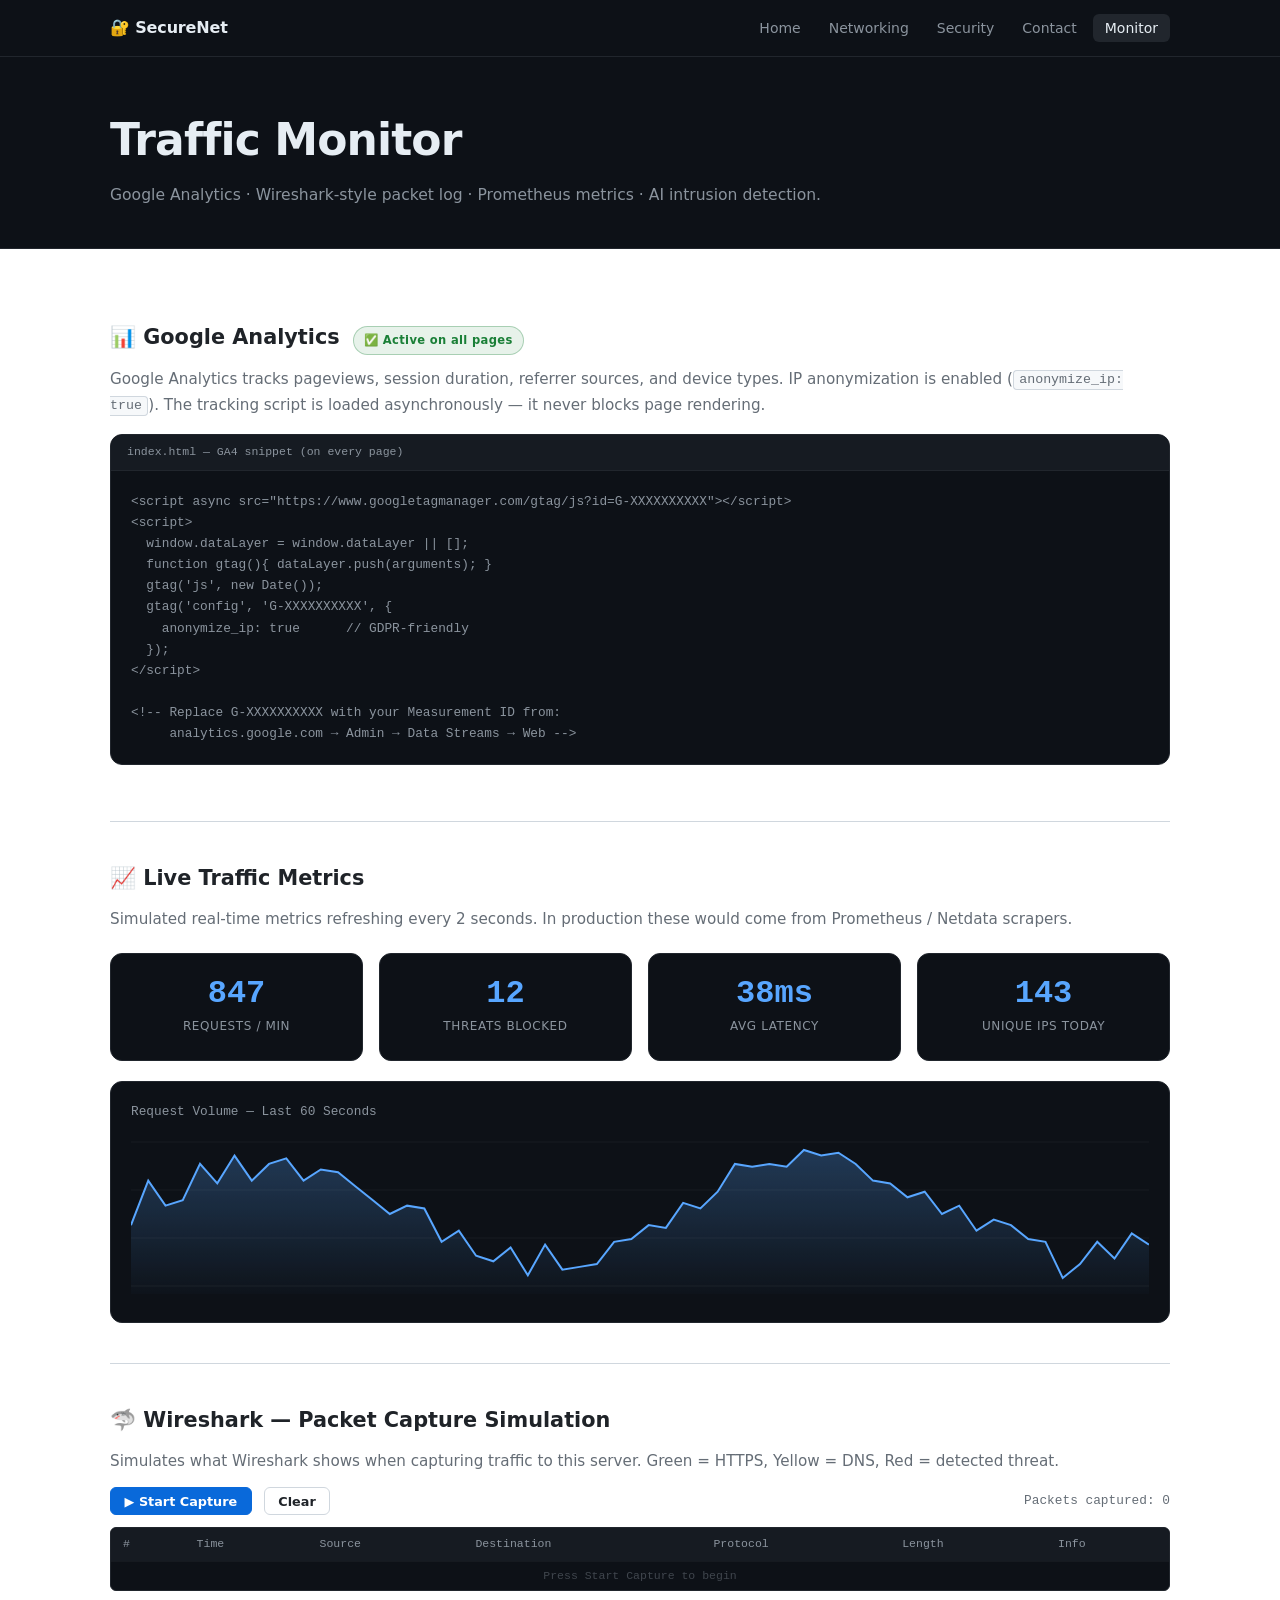
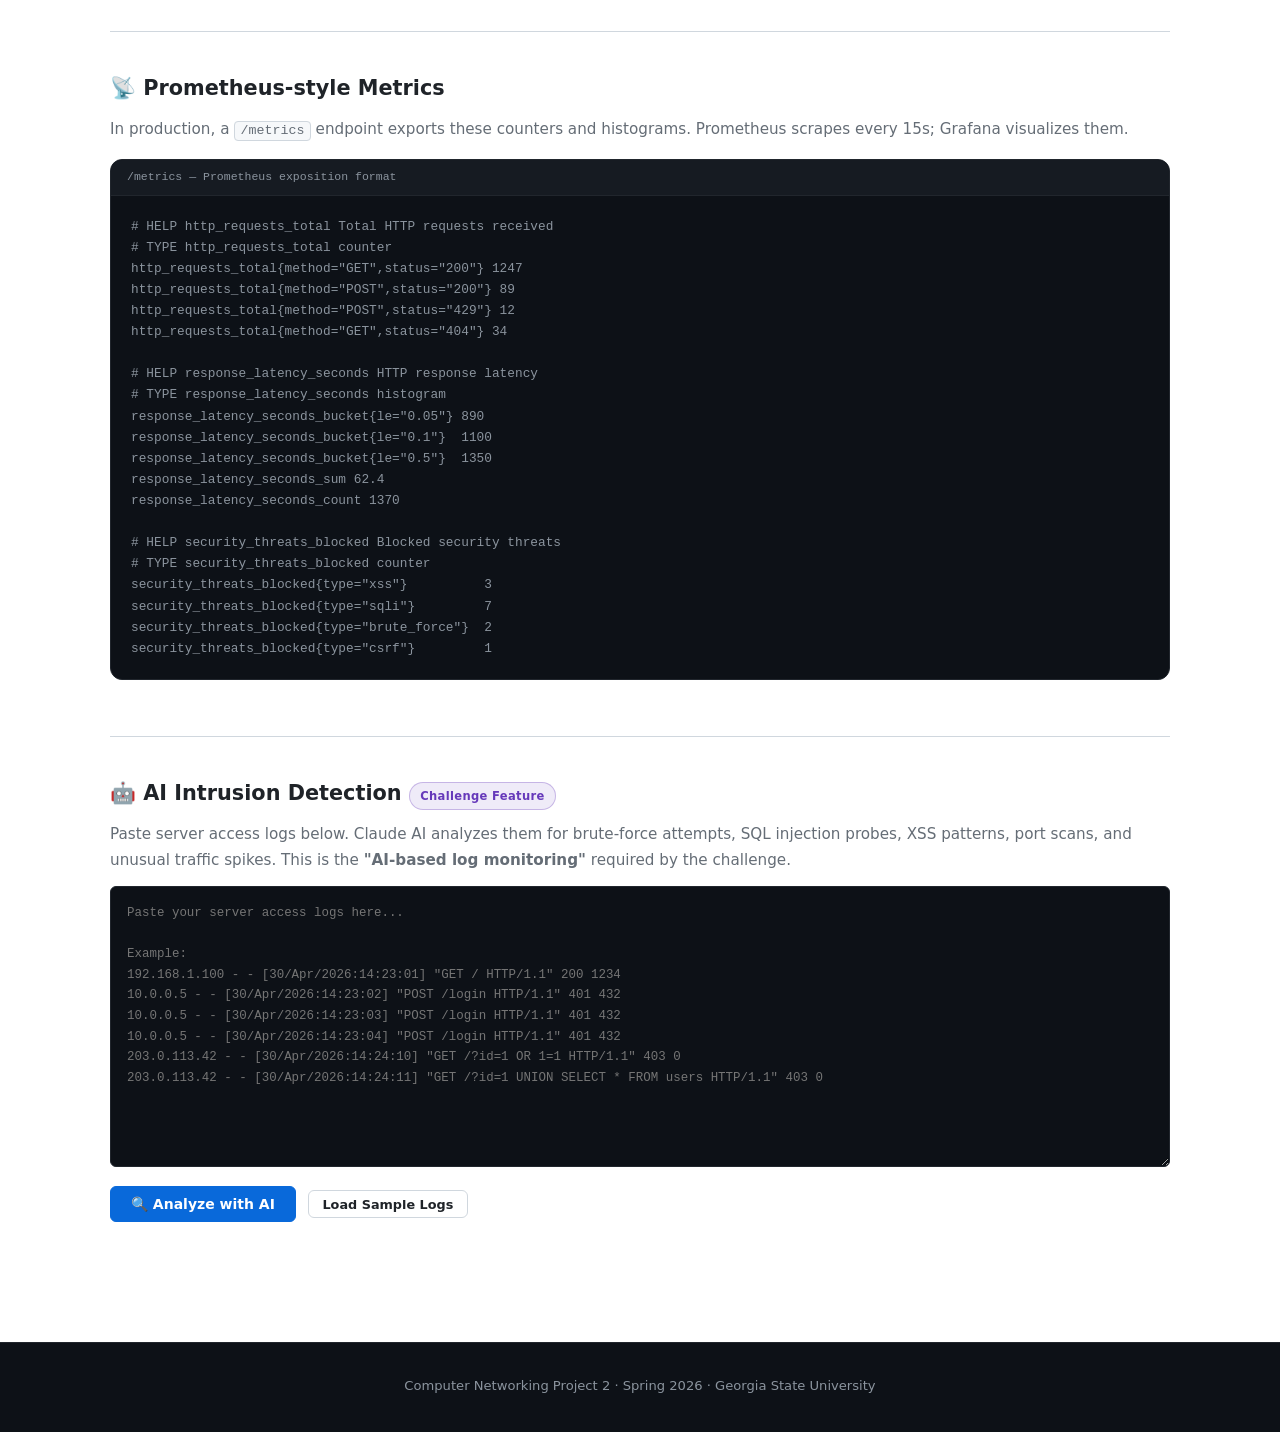
<file: monitor.html>
<!DOCTYPE html>
<html lang="en">
<head>
  <meta charset="UTF-8" />
  <meta name="viewport" content="width=device-width, initial-scale=1.0" />
  <title>Monitor — CN Project 2</title>
  <meta http-equiv="Content-Security-Policy"
    content="default-src 'self' https:; script-src 'self' 'unsafe-inline' https://www.googletagmanager.com; style-src 'self' 'unsafe-inline' https://fonts.googleapis.com; font-src 'self' https://fonts.gstatic.com; img-src 'self' data: https:; connect-src 'self' https://www.google-analytics.com https://log-analyzer-api-beta.vercel.app;">
  <meta http-equiv="X-Content-Type-Options" content="nosniff" />
  <meta http-equiv="X-Frame-Options" content="DENY" />
  <link rel="preconnect" href="https://fonts.googleapis.com" />
  <link rel="preconnect" href="https://fonts.gstatic.com" crossorigin />
  <link href="https://fonts.googleapis.com/css2?family=Inter:wght@400;500;600;700&family=JetBrains+Mono:wght@400;700&display=swap" rel="stylesheet" />
  <script async src="https://www.googletagmanager.com/gtag/js?id=G-XXXXXXXXXX"></script>
  <script>window.dataLayer=window.dataLayer||[];function gtag(){dataLayer.push(arguments);}gtag('js',new Date());gtag('config','G-XXXXXXXXXX');</script>
  <link rel="stylesheet" href="css/style.css" />
</head>
<body>

  <nav class="navbar" role="navigation">
    <div class="nav-container">
      <a href="index.html" class="nav-brand">🔐 SecureNet</a>
      <button class="nav-burger" id="navBurger" aria-label="Toggle menu" aria-expanded="false">☰</button>
      <ul class="nav-menu" id="navMenu" role="list">
        <li><a href="index.html" class="nav-link">Home</a></li>
        <li><a href="networking.html" class="nav-link">Networking</a></li>
        <li><a href="security.html" class="nav-link">Security</a></li>
        <li><a href="contact.html" class="nav-link">Contact</a></li>
        <li><a href="monitor.html" class="nav-link active">Monitor</a></li>
      </ul>
    </div>
  </nav>

  <div class="page-header">
    <div class="container">
      <h1>Traffic Monitor</h1>
      <p>Google Analytics · Wireshark-style packet log · Prometheus metrics · AI intrusion detection.</p>
    </div>
  </div>

  <div class="container" style="padding-top:2rem; padding-bottom:4rem;">

    <!-- =====================================================
         MONITORING 1: Google Analytics explanation
    ====================================================== -->
    <div class="sec-block">
      <h2>📊 Google Analytics</h2>
      <span class="badge badge-green">✅ Active on all pages</span>
      <p style="margin-top:.75rem;">
        Google Analytics tracks pageviews, session duration, referrer sources, and
        device types. IP anonymization is enabled (<code>anonymize_ip: true</code>).
        The tracking script is loaded asynchronously — it never blocks page rendering.
      </p>
      <div class="code-block">
        <div class="code-label">index.html — GA4 snippet (on every page)</div>
<pre>&lt;script async src="https://www.googletagmanager.com/gtag/js?id=G-XXXXXXXXXX"&gt;&lt;/script&gt;
&lt;script&gt;
  window.dataLayer = window.dataLayer || [];
  function gtag(){ dataLayer.push(arguments); }
  gtag('js', new Date());
  gtag('config', 'G-XXXXXXXXXX', {
    anonymize_ip: true      // GDPR-friendly
  });
&lt;/script&gt;

&lt;!-- Replace G-XXXXXXXXXX with your Measurement ID from:
     analytics.google.com → Admin → Data Streams → Web --&gt;</pre>
      </div>
    </div>

    <!-- =====================================================
         MONITORING 2: Live metrics
    ====================================================== -->
    <div class="sec-block">
      <h2>📈 Live Traffic Metrics</h2>
      <p>Simulated real-time metrics refreshing every 2 seconds. In production
      these would come from Prometheus / Netdata scrapers.</p>

      <div class="metrics-grid">
        <div class="metric-card">
          <div class="metric-val" id="mRequests">847</div>
          <div class="metric-label">Requests / min</div>
        </div>
        <div class="metric-card">
          <div class="metric-val" id="mBlocked">12</div>
          <div class="metric-label">Threats Blocked</div>
        </div>
        <div class="metric-card">
          <div class="metric-val" id="mLatency">38ms</div>
          <div class="metric-label">Avg Latency</div>
        </div>
        <div class="metric-card">
          <div class="metric-val" id="mUnique">143</div>
          <div class="metric-label">Unique IPs Today</div>
        </div>
      </div>

      <!-- Canvas chart -->
      <div class="chart-wrap">
        <div class="chart-title">Request Volume — Last 60 Seconds</div>
        <canvas id="trafficCanvas" height="160" aria-label="Traffic chart"></canvas>
      </div>
    </div>

    <!-- =====================================================
         MONITORING 3: Wireshark-style packet log
    ====================================================== -->
    <div class="sec-block">
      <h2>🦈 Wireshark — Packet Capture Simulation</h2>
      <p>Simulates what Wireshark shows when capturing traffic to this server.
      Green = HTTPS, Yellow = DNS, Red = detected threat.</p>

      <div class="packet-toolbar">
        <button class="btn btn-primary btn-sm" id="captureBtn" onclick="toggleCapture()">▶ Start Capture</button>
        <button class="btn btn-outline btn-sm" onclick="clearPackets()">Clear</button>
        <span class="packet-count">Packets captured: <span id="pktCount">0</span></span>
      </div>

      <div class="packet-wrap">
        <table class="packet-table" role="grid" aria-label="Packet capture log">
          <thead>
            <tr>
              <th>#</th><th>Time</th><th>Source</th><th>Destination</th>
              <th>Protocol</th><th>Length</th><th>Info</th>
            </tr>
          </thead>
          <tbody id="packetBody">
            <tr><td colspan="7" class="pkt-empty">Press Start Capture to begin</td></tr>
          </tbody>
        </table>
      </div>
    </div>

    <!-- =====================================================
         MONITORING 4: Prometheus metrics
    ====================================================== -->
    <div class="sec-block">
      <h2>📡 Prometheus-style Metrics</h2>
      <p>In production, a <code>/metrics</code> endpoint exports these counters and
      histograms. Prometheus scrapes every 15s; Grafana visualizes them.</p>
      <div class="code-block">
        <div class="code-label">/metrics — Prometheus exposition format</div>
<pre id="prometheusOutput"># HELP http_requests_total Total HTTP requests received
# TYPE http_requests_total counter
http_requests_total{method="GET",status="200"} 1247
http_requests_total{method="POST",status="200"} 89
http_requests_total{method="POST",status="429"} 12
http_requests_total{method="GET",status="404"} 34

# HELP response_latency_seconds HTTP response latency
# TYPE response_latency_seconds histogram
response_latency_seconds_bucket{le="0.05"} 890
response_latency_seconds_bucket{le="0.1"}  1100
response_latency_seconds_bucket{le="0.5"}  1350
response_latency_seconds_sum 62.4
response_latency_seconds_count 1370

# HELP security_threats_blocked Blocked security threats
# TYPE security_threats_blocked counter
security_threats_blocked{type="xss"}          3
security_threats_blocked{type="sqli"}         7
security_threats_blocked{type="brute_force"}  2
security_threats_blocked{type="csrf"}         1</pre>
      </div>
    </div>

    <!-- =====================================================
         MONITORING 5: AI Log Analysis (CHALLENGE FEATURE)
    ====================================================== -->
    <div class="sec-block" id="ai">
      <h2>🤖 AI Intrusion Detection <span class="badge badge-purple">Challenge Feature</span></h2>
      <p>
        Paste server access logs below. Claude AI analyzes them for brute-force attempts,
        SQL injection probes, XSS patterns, port scans, and unusual traffic spikes.
        This is the <strong>"AI-based log monitoring"</strong> required by the challenge.
      </p>

      <textarea id="logInput" class="log-textarea" rows="12"
        placeholder="Paste your server access logs here...

Example:
192.168.1.100 - - [30/Apr/2026:14:23:01] &quot;GET / HTTP/1.1&quot; 200 1234
10.0.0.5 - - [30/Apr/2026:14:23:02] &quot;POST /login HTTP/1.1&quot; 401 432
10.0.0.5 - - [30/Apr/2026:14:23:03] &quot;POST /login HTTP/1.1&quot; 401 432
10.0.0.5 - - [30/Apr/2026:14:23:04] &quot;POST /login HTTP/1.1&quot; 401 432
203.0.113.42 - - [30/Apr/2026:14:24:10] &quot;GET /?id=1 OR 1=1 HTTP/1.1&quot; 403 0
203.0.113.42 - - [30/Apr/2026:14:24:11] &quot;GET /?id=1 UNION SELECT * FROM users HTTP/1.1&quot; 403 0"></textarea>

      <div class="ai-controls">
        <button class="btn btn-primary" id="analyzeBtn" onclick="analyzeLog()">
          🔍 Analyze with AI
        </button>
        <button class="btn btn-outline btn-sm" onclick="loadSample()">Load Sample Logs</button>
      </div>

      <div id="aiResult" class="ai-result" style="display:none;">
        <div class="ai-result-header">
          <span>🤖 AI Security Analysis</span>
          <span id="aiTimestamp"></span>
        </div>
        <div id="aiContent" class="ai-result-body"></div>
      </div>
    </div>

  </div>

  <footer class="footer">
    <p>Computer Networking Project 2 · Spring 2026 · Georgia State University</p>
  </footer>

  <script src="js/monitor.js"></script>
  <script src="js/main.js"></script>
</body>
</html>
</file>
<file: css/style.css>
/* ============================================================
   CN Project 2 — style.css
   Clean, professional, dark-accented design
   ============================================================ */

:root {
  --bg:        #ffffff;
  --bg-alt:    #f6f8fa;
  --border:    #d0d7de;
  --text:      #1f2328;
  --text-dim:  #656d76;
  --primary:   #0969da;
  --primary-h: #0550ae;
  --success:   #1a7f37;
  --danger:    #d1242f;
  --warning:   #9a6700;
  --purple:    #6639ba;
  --dark:      #0d1117;
  --dark2:     #161b22;
  --dark3:     #21262d;
  --dark-text: #e6edf3;
  --dark-dim:  #8b949e;
  --radius:    6px;
  --radius-lg: 12px;
  --font:      'Inter', system-ui, sans-serif;
  --mono:      'JetBrains Mono', 'Courier New', monospace;
  --shadow:    0 1px 3px rgba(0,0,0,.12), 0 1px 2px rgba(0,0,0,.08);
  --shadow-lg: 0 4px 16px rgba(0,0,0,.12);
}

/* ── Reset ─────────────────────────────────────────────────── */
*, *::before, *::after { box-sizing: border-box; margin: 0; padding: 0; }
html { scroll-behavior: smooth; }
body { font-family: var(--font); color: var(--text); background: var(--bg); line-height: 1.6; }
img { max-width: 100%; height: auto; display: block; }
a { color: var(--primary); text-decoration: none; }
a:hover { text-decoration: underline; }
code { font-family: var(--mono); font-size: .875em; background: var(--bg-alt);
       padding: .1em .4em; border-radius: 4px; border: 1px solid var(--border); }

/* ── Layout ─────────────────────────────────────────────────── */
.container { max-width: 1100px; margin: 0 auto; padding: 0 1.25rem; }

/* ── Navbar ─────────────────────────────────────────────────── */
.navbar {
  background: var(--dark);
  position: sticky; top: 0; z-index: 100;
  border-bottom: 1px solid var(--dark3);
}
.nav-container {
  max-width: 1100px; margin: 0 auto; padding: 0 1.25rem;
  height: 56px; display: flex; align-items: center; gap: 1.5rem;
}
.nav-brand {
  font-weight: 700; font-size: 1rem; color: var(--dark-text);
  letter-spacing: -.01em; white-space: nowrap;
}
.nav-brand:hover { text-decoration: none; opacity: .85; }
.nav-menu {
  display: flex; list-style: none; gap: .25rem; margin-left: auto;
}
.nav-link {
  color: var(--dark-dim); font-size: .875rem; font-weight: 500;
  padding: .375rem .75rem; border-radius: var(--radius);
  transition: color .15s, background .15s;
}
.nav-link:hover { color: var(--dark-text); background: var(--dark3); text-decoration: none; }
.nav-link.active { color: var(--dark-text); background: var(--dark3); }
.nav-burger { display: none; background: none; border: 1px solid var(--dark3);
  color: var(--dark-text); padding: .35rem .6rem; border-radius: var(--radius);
  cursor: pointer; font-size: 1rem; margin-left: auto; }

/* ── Hero ───────────────────────────────────────────────────── */
.hero {
  background: var(--dark);
  padding: 5rem 1.25rem 4rem;
  text-align: center;
}
.hero-inner { max-width: 800px; margin: 0 auto; }
.hero-badge {
  display: inline-block;
  background: rgba(9,105,218,.25); color: #79c0ff;
  border: 1px solid rgba(9,105,218,.4);
  padding: .3rem .9rem; border-radius: 100px;
  font-size: .78rem; font-weight: 600; letter-spacing: .03em;
  margin-bottom: 1.5rem;
}
.hero h1 {
  font-size: clamp(2rem, 5vw, 3.5rem);
  font-weight: 800; color: var(--dark-text);
  letter-spacing: -.03em; line-height: 1.1;
  margin-bottom: 1rem;
}
.hero-sub {
  color: var(--dark-dim); font-size: 1.05rem;
  max-width: 600px; margin: 0 auto 2rem; line-height: 1.7;
}
.hero-buttons { display: flex; gap: .75rem; justify-content: center; flex-wrap: wrap; margin-bottom: 2.5rem; }
.status-strip {
  display: flex; flex-wrap: wrap; gap: .5rem; justify-content: center;
  padding-top: 2rem; border-top: 1px solid var(--dark3);
}
.status-item {
  font-size: .75rem; font-weight: 600;
  padding: .3rem .75rem; border-radius: 100px;
}
.status-green {
  background: rgba(26,127,55,.2); color: #3fb950;
  border: 1px solid rgba(26,127,55,.35);
}

/* ── Buttons ─────────────────────────────────────────────────── */
.btn {
  display: inline-flex; align-items: center; gap: .4rem;
  padding: .55rem 1.25rem; border-radius: var(--radius);
  font-family: var(--font); font-size: .875rem; font-weight: 600;
  cursor: pointer; border: 1px solid transparent;
  transition: background .15s, border-color .15s, opacity .15s;
  text-decoration: none !important;
}
.btn-primary { background: var(--primary); color: #fff; border-color: var(--primary); }
.btn-primary:hover { background: var(--primary-h); border-color: var(--primary-h); }
.btn-outline { background: transparent; color: var(--text); border-color: var(--border); }
.btn-outline:hover { background: var(--bg-alt); }
.btn-sm { padding: .35rem .85rem; font-size: .8rem; }
.btn-full { width: 100%; justify-content: center; }
.btn:disabled { opacity: .5; cursor: not-allowed; }

/* ── Section ─────────────────────────────────────────────────── */
.section { padding: 4rem 0; }
.section-alt { background: var(--bg-alt); padding: 4rem 0; }
.section-title { font-size: 1.6rem; font-weight: 700; letter-spacing: -.02em; margin-bottom: .5rem; }
.section-sub { color: var(--text-dim); margin-bottom: 2rem; }

/* ── Cards ───────────────────────────────────────────────────── */
.card-grid {
  display: grid;
  grid-template-columns: repeat(auto-fill, minmax(300px, 1fr));
  gap: 1rem;
}
.card {
  background: var(--bg); border: 1px solid var(--border);
  border-radius: var(--radius-lg); padding: 1.5rem;
  transition: box-shadow .2s, border-color .2s;
}
.card:hover { box-shadow: var(--shadow-lg); border-color: var(--primary); }
.card-icon { font-size: 1.75rem; margin-bottom: .75rem; }
.card h3 { font-size: 1rem; font-weight: 700; margin-bottom: .5rem; }
.card-list { list-style: none; margin: .5rem 0 1rem; }
.card-list li { font-size: .85rem; color: var(--text-dim); padding: .2rem 0; }
.card-list li::before { content: '✓ '; color: var(--success); font-weight: 700; }
.card-link { font-size: .85rem; font-weight: 600; }

/* ── Team ────────────────────────────────────────────────────── */
.team-row { display: flex; gap: 1rem; flex-wrap: wrap; }
.team-card {
  display: flex; align-items: center; gap: 1rem;
  background: var(--bg); border: 1px solid var(--border);
  border-radius: var(--radius-lg); padding: 1rem 1.5rem;
  min-width: 220px;
}
.team-avatar {
  width: 44px; height: 44px; border-radius: 50%;
  background: linear-gradient(135deg, var(--primary), #6639ba);
  display: flex; align-items: center; justify-content: center;
  color: #fff; font-weight: 700; font-size: 1.1rem; flex-shrink: 0;
}
.team-card strong { display: block; font-weight: 700; }
.team-card p { font-size: .85rem; color: var(--text-dim); }

/* ── Page Header ─────────────────────────────────────────────── */
.page-header {
  background: var(--dark); padding: 3rem 1.25rem 2.5rem;
  border-bottom: 1px solid var(--dark3);
}
.page-header h1 {
  font-size: clamp(1.75rem, 4vw, 2.75rem); font-weight: 800;
  color: var(--dark-text); letter-spacing: -.02em; margin-bottom: .5rem;
}
.page-header p { color: var(--dark-dim); font-size: .975rem; }

/* ── Security blocks ─────────────────────────────────────────── */
.sec-block {
  padding: 2.5rem 0;
  border-bottom: 1px solid var(--border);
}
.sec-block:last-child { border-bottom: none; }
.sec-label {
  font-size: .72rem; font-weight: 700; letter-spacing: .1em;
  text-transform: uppercase; color: var(--primary);
  margin-bottom: .5rem;
}
.sec-block h2 { font-size: 1.3rem; font-weight: 700; margin-bottom: .5rem; display: inline; margin-right: .5rem; }
.sec-block p { color: var(--text-dim); margin: .75rem 0; font-size: .95rem; line-height: 1.7; }

/* ── Badges ──────────────────────────────────────────────────── */
.badge {
  display: inline-block; font-size: .72rem; font-weight: 700;
  padding: .25rem .65rem; border-radius: 100px; letter-spacing: .03em;
}
.badge-green { background: rgba(26,127,55,.1); color: var(--success); border: 1px solid rgba(26,127,55,.3); }
.badge-purple { background: rgba(102,57,186,.1); color: var(--purple); border: 1px solid rgba(102,57,186,.3); }

/* ── Code blocks ─────────────────────────────────────────────── */
.code-block {
  background: var(--dark); border: 1px solid var(--dark3);
  border-radius: var(--radius-lg); overflow: hidden; margin: 1rem 0;
}
.code-label {
  background: var(--dark2); color: var(--dark-dim);
  font-family: var(--mono); font-size: .72rem;
  padding: .5rem 1rem; border-bottom: 1px solid var(--dark3);
}
.code-block pre {
  padding: 1.25rem; overflow-x: auto; margin: 0;
  font-family: var(--mono); font-size: .8rem;
  line-height: 1.65; color: var(--dark-dim);
}

/* ── Info / demo boxes ───────────────────────────────────────── */
.info-box {
  background: rgba(9,105,218,.06); border: 1px solid rgba(9,105,218,.2);
  border-radius: var(--radius); padding: 1rem 1.25rem;
  font-size: .875rem; color: var(--text-dim); margin-top: 1rem;
}
.demo-box {
  background: var(--bg-alt); border: 1px solid var(--border);
  border-radius: var(--radius-lg); padding: 1.5rem; margin-top: 1rem;
}
.demo-box h4 { font-size: .9rem; font-weight: 700; margin-bottom: .4rem; }
.demo-box p { font-size: .85rem; color: var(--text-dim); margin-bottom: .75rem; }
.demo-box textarea {
  width: 100%; background: var(--bg); border: 1px solid var(--border);
  border-radius: var(--radius); padding: .6rem .85rem;
  font-family: var(--mono); font-size: .8rem; resize: vertical;
  color: var(--text);
}
.demo-box textarea:focus { outline: none; border-color: var(--primary); box-shadow: 0 0 0 3px rgba(9,105,218,.12); }
.demo-result {
  margin-top: .75rem; padding: .85rem 1rem;
  background: var(--bg); border: 1px solid var(--border);
  border-radius: var(--radius); font-size: .85rem;
}
.label-bad { color: var(--danger); font-weight: 600; display: block; margin-bottom: .25rem; }
.label-good { color: var(--success); font-weight: 600; display: block; margin-bottom: .25rem; }
.demo-result code { display: block; margin-top: .2rem; word-break: break-all; }

/* ── Networking page ─────────────────────────────────────────── */
.concept-flow {
  display: flex; align-items: center; flex-wrap: wrap; gap: .4rem;
  margin-top: 1rem; font-size: .82rem;
}
.flow-step {
  background: var(--bg-alt); border: 1px solid var(--border);
  padding: .35rem .75rem; border-radius: var(--radius);
  font-family: var(--mono); font-size: .78rem;
}
.flow-arrow { color: var(--primary); font-weight: 700; }

.two-col { display: grid; grid-template-columns: 1fr 1fr; gap: 1rem; margin-top: 1rem; }
@media (max-width: 600px) { .two-col { grid-template-columns: 1fr; } }
.compare-card {
  border-radius: var(--radius-lg); padding: 1.25rem;
  border: 1px solid var(--border);
}
.compare-card h4 { font-size: .9rem; font-weight: 700; margin-bottom: .5rem; }
.compare-card code { display: block; margin-bottom: .75rem; font-size: .75rem; }
.compare-card ul { list-style: none; }
.compare-card ul li { font-size: .85rem; color: var(--text-dim); padding: .2rem 0; }
.compare-good { background: rgba(26,127,55,.04); border-color: rgba(26,127,55,.25); }
.compare-good h4 { color: var(--success); }
.compare-bad { background: rgba(209,36,47,.04); border-color: rgba(209,36,47,.25); }
.compare-bad h4 { color: var(--danger); }
.compare-neutral { background: var(--bg-alt); }

.cdn-diagram {
  display: flex; align-items: center; gap: 2rem;
  margin-top: 1rem; flex-wrap: wrap;
}
.cdn-origin {
  background: var(--dark); color: var(--dark-text);
  border: 1px solid var(--dark3); border-radius: var(--radius);
  padding: .75rem 1.25rem; font-family: var(--mono); font-size: .8rem;
  text-align: center;
}
.cdn-origin small { color: var(--dark-dim); display: block; }
.cdn-spokes { display: grid; grid-template-columns: 1fr 1fr 1fr; gap: .5rem; }
.cdn-edge {
  background: var(--bg-alt); border: 1px solid var(--border);
  border-radius: var(--radius); padding: .4rem .8rem;
  font-size: .8rem; text-align: center;
}

.lazy-demo-grid { display: grid; grid-template-columns: repeat(auto-fill, minmax(200px, 1fr)); gap: 1rem; margin-top: .75rem; }
.lazy-img { border-radius: var(--radius); border: 1px solid var(--border); background: var(--bg-alt); min-height: 150px; width: 100%; object-fit: cover; }

/* ── Contact page ────────────────────────────────────────────── */
.contact-layout { display: grid; grid-template-columns: 1.4fr 1fr; gap: 3rem; align-items: start; }
@media (max-width: 768px) { .contact-layout { grid-template-columns: 1fr; } }

.security-strip { display: flex; flex-wrap: wrap; gap: .4rem; margin-bottom: 1.25rem; }
.si {
  font-size: .72rem; font-weight: 600; padding: .25rem .6rem;
  border-radius: 100px; border: 1px solid var(--border); color: var(--text-dim);
}
.si-on { background: rgba(26,127,55,.08); border-color: rgba(26,127,55,.25); color: var(--success); }

.form-group { margin-bottom: 1.1rem; }
.form-group label {
  display: block; font-size: .8rem; font-weight: 600;
  color: var(--text-dim); margin-bottom: .35rem;
  text-transform: uppercase; letter-spacing: .04em;
}
.required { color: var(--danger); }
.form-group input, .form-group textarea {
  width: 100%; background: var(--bg); border: 1px solid var(--border);
  color: var(--text); border-radius: var(--radius); padding: .6rem .85rem;
  font-family: var(--font); font-size: .95rem; transition: border-color .15s, box-shadow .15s;
}
.form-group input:focus, .form-group textarea:focus {
  outline: none; border-color: var(--primary); box-shadow: 0 0 0 3px rgba(9,105,218,.12);
}
.form-group input.invalid, .form-group textarea.invalid { border-color: var(--danger); }
.form-group textarea { resize: vertical; min-height: 130px; }
.field-error { display: block; color: var(--danger); font-size: .75rem; margin-top: .25rem; min-height: 1rem; font-family: var(--mono); }
.char-row { display: flex; justify-content: space-between; align-items: flex-start; }
.char-count { font-size: .72rem; color: var(--text-dim); font-family: var(--mono); white-space: nowrap; margin-left: .5rem; margin-top: .25rem; }
.form-msg { padding: .75rem 1rem; border-radius: var(--radius); font-size: .875rem; margin-bottom: 1rem; }
.form-msg-error { background: rgba(209,36,47,.08); border: 1px solid rgba(209,36,47,.3); color: var(--danger); }
.form-msg-success { background: rgba(26,127,55,.08); border: 1px solid rgba(26,127,55,.3); color: var(--success); }
.form-note { font-size: .75rem; color: var(--text-dim); margin-top: .6rem; text-align: center; font-family: var(--mono); }

.pipeline-steps { padding-left: 1.25rem; display: flex; flex-direction: column; gap: 1rem; }
.pipeline-steps li { font-size: .875rem; }
.pipeline-steps strong { display: block; font-weight: 700; margin-bottom: .2rem; }
.pipeline-steps p { color: var(--text-dim); font-size: .82rem; margin: 0; }
.setup-note {
  margin-top: 1.5rem; background: rgba(154,103,0,.06);
  border: 1px solid rgba(154,103,0,.25); border-radius: var(--radius);
  padding: 1rem; font-size: .82rem;
}
.setup-note strong { display: block; color: var(--warning); margin-bottom: .4rem; }
.setup-note p { color: var(--text-dim); margin: 0; }

/* ── Monitor page ────────────────────────────────────────────── */
.metrics-grid { display: grid; grid-template-columns: repeat(auto-fill, minmax(200px, 1fr)); gap: 1rem; margin: 1.25rem 0; }
.metric-card {
  background: var(--dark); border: 1px solid var(--dark3);
  border-radius: var(--radius-lg); padding: 1.5rem; text-align: center;
}
.metric-val { font-family: var(--mono); font-size: 2rem; font-weight: 700; color: #58a6ff; line-height: 1; margin-bottom: .4rem; }
.metric-label { font-size: .75rem; color: var(--dark-dim); text-transform: uppercase; letter-spacing: .05em; }

.chart-wrap {
  background: var(--dark); border: 1px solid var(--dark3);
  border-radius: var(--radius-lg); padding: 1.25rem;
}
.chart-title { font-size: .8rem; color: var(--dark-dim); font-family: var(--mono); margin-bottom: .75rem; }
#trafficCanvas { width: 100% !important; }

.packet-toolbar { display: flex; align-items: center; gap: .75rem; margin-bottom: .75rem; flex-wrap: wrap; }
.packet-count { font-size: .8rem; color: var(--text-dim); font-family: var(--mono); margin-left: auto; }
.packet-wrap { overflow-x: auto; border: 1px solid var(--dark3); border-radius: var(--radius); background: var(--dark); max-height: 300px; overflow-y: auto; }
.packet-table { width: 100%; border-collapse: collapse; font-family: var(--mono); font-size: .72rem; }
.packet-table th { background: var(--dark2); color: var(--dark-dim); padding: .45rem .75rem; text-align: left; position: sticky; top: 0; font-weight: 500; }
.packet-table td { padding: .3rem .75rem; border-top: 1px solid rgba(255,255,255,.04); color: var(--dark-dim); }
.pkt-https td { color: #3fb950; }
.pkt-threat td { color: #f85149; background: rgba(248,81,73,.05); }
.pkt-dns td { color: #e3b341; }
.pkt-empty { text-align: center; padding: 2rem; opacity: .4; }

.log-textarea {
  width: 100%; background: var(--dark); border: 1px solid var(--dark3);
  color: var(--dark-dim); border-radius: var(--radius); padding: 1rem;
  font-family: var(--mono); font-size: .78rem; line-height: 1.65; resize: vertical;
}
.log-textarea:focus { outline: none; border-color: var(--primary); color: var(--dark-text); }
.ai-controls { display: flex; gap: .75rem; align-items: center; margin: .75rem 0 1rem; flex-wrap: wrap; }
.ai-result { background: var(--dark); border: 1px solid var(--dark3); border-radius: var(--radius-lg); overflow: hidden; }
.ai-result-header {
  display: flex; justify-content: space-between; align-items: center;
  padding: .65rem 1rem; background: var(--dark2); border-bottom: 1px solid var(--dark3);
  font-family: var(--mono); font-size: .78rem; color: #58a6ff;
}
.ai-result-body { padding: 1.25rem; font-family: var(--mono); font-size: .82rem; line-height: 1.7; color: var(--dark-dim); white-space: pre-wrap; }

/* ── Footer ──────────────────────────────────────────────────── */
.footer {
  background: var(--dark); border-top: 1px solid var(--dark3);
  padding: 2rem 1.25rem; text-align: center;
}
.footer p { color: var(--dark-dim); font-size: .82rem; margin-bottom: .25rem; }

/* ── Responsive ──────────────────────────────────────────────── */
@media (max-width: 768px) {
  .nav-menu { display: none; }
  .nav-menu.open {
    display: flex; flex-direction: column;
    position: absolute; top: 56px; left: 0; right: 0;
    background: var(--dark); border-bottom: 1px solid var(--dark3);
    padding: .75rem; z-index: 200; gap: .25rem;
  }
  .nav-burger { display: block; }
  .cdn-spokes { grid-template-columns: 1fr 1fr; }
  .contact-layout { grid-template-columns: 1fr; }
}
</file>
